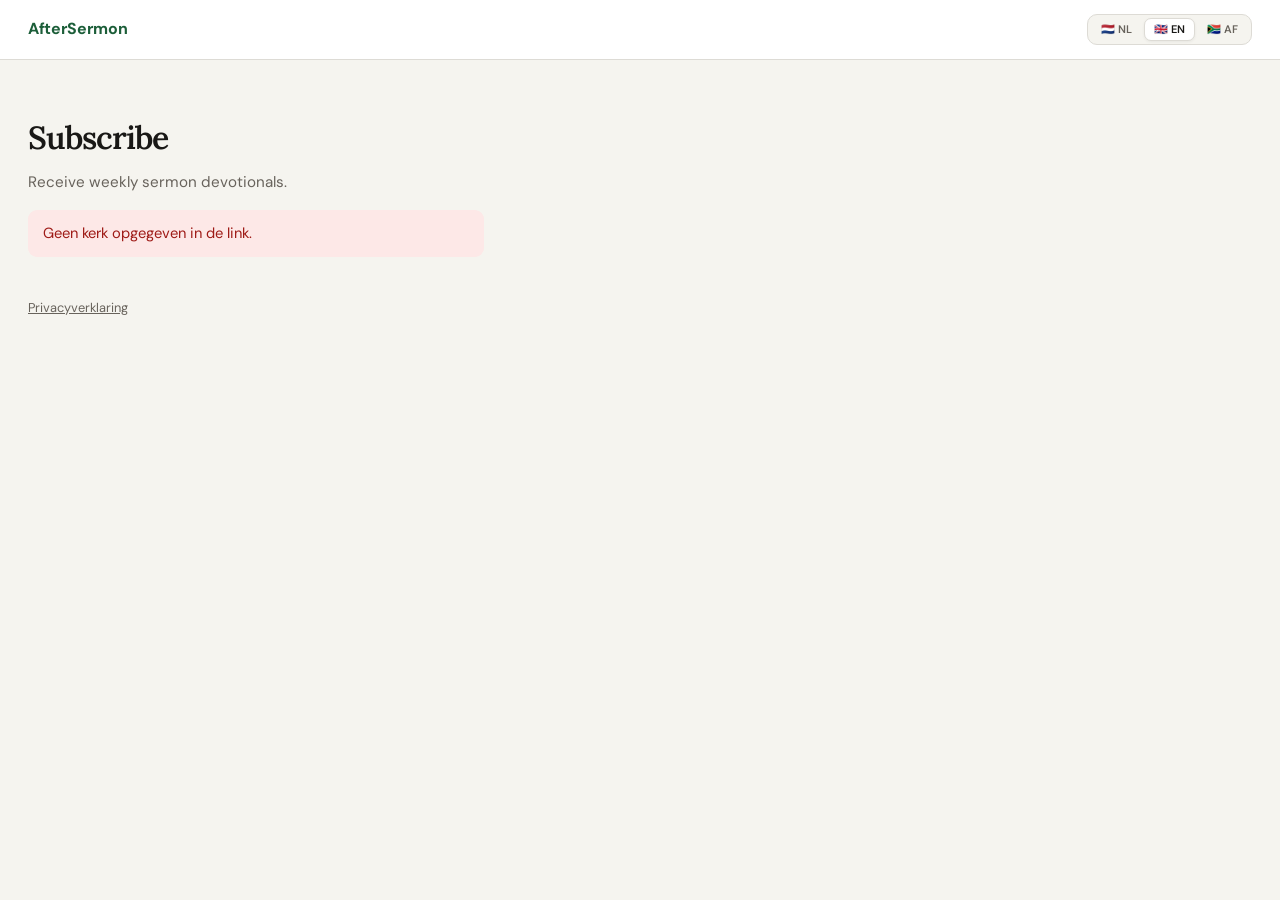
<file: static/inschrijven.html>
<!DOCTYPE html>
<html lang="nl">
<head>
<meta charset="utf-8">
<meta name="viewport" content="width=device-width, initial-scale=1">
<title>Aanmelden voor de overdenkingen</title>
<style>
  /* inschrijven.html — per-pagina stijlen; basis via dashboard.css */
  body { max-width: 32rem; margin: 0 auto; padding-top: 24px; }
  /* Geen vaste navbar nodig op de aanmeldpagina */
  body::before { display: none; }

  h1 { font-family: var(--font-serif); font-size: 1.55rem; color: var(--ink); margin: 0 0 .2rem; }
  .sub { color: var(--muted); margin-top: 0; font-size: .95rem; }

  .kaart { margin-top: 1rem; }
  .bedankt { text-align: center; padding: 2.5rem 1.5rem; }
  .bedankt-icoon {
    width: 3.5rem; height: 3.5rem; margin: 0 auto 1.1rem; border-radius: 50%;
    display: grid; place-items: center; background: var(--brand-soft); color: var(--brand);
    font-size: 1.7rem; font-weight: 800;
  }
  .bedankt h2 { font-family: var(--font-serif); font-size: 1.45rem; margin: .2rem 0 .65rem; }
  .bedankt p  { max-width: 30rem; margin: .35rem auto; color: var(--muted); }

  .uitvoer-groep { display: flex; flex-direction: column; gap: .45rem; margin: .35rem 0 .6rem; }
  .uitvoer-blok {
    border: 1.5px solid var(--line); border-radius: 10px; padding: .7rem 1rem;
    transition: border-color .15s, background .15s; cursor: pointer;
  }
  .uitvoer-blok:has(.uitvoer-chk:checked) { border-color: var(--brand); background: var(--brand-soft); }
  .uitvoer-optie {
    display: flex; align-items: flex-start; gap: .55rem; text-transform: none;
    letter-spacing: normal; font-size: .95rem; color: var(--ink); margin: 0; cursor: pointer;
  }
  .uitvoer-optie input { width: auto; flex: none; margin-top: .2rem; accent-color: var(--brand); border: none; padding: 0; box-shadow: none; }
  .uitvoer-naam  { display: block; font-weight: 600; }
  .uitvoer-omschr { display: block; font-size: .8rem; color: var(--muted); margin-top: .1rem; line-height: 1.4; }

  .dag-timing { margin: .55rem 0 .2rem .2rem; display: flex; flex-direction: column; gap: .4rem; }
  .dag-timing-rij { display: flex; align-items: center; gap: .5rem; }
  .dag-timing-rij select, .dag-timing-rij input { margin: 0; flex: 1; }
  .direct-info { font-size: .78rem; color: var(--muted); margin: .35rem 0 0 .2rem; line-height: 1.45; }
  .kerk-info { opacity: .75; }
</style>
<link rel="stylesheet" href="/static/dashboard.css">
<link rel="manifest" href="/static/manifest.json">
<meta name="apple-mobile-web-app-capable" content="yes">
<meta name="theme-color" content="#167455">
<link rel="apple-touch-icon" href="/static/icon.svg">
</head>
<body>
  <h1 id="titel">Aanmelden</h1>
  <p class="sub" id="onder">Ontvang de wekelijkse overdenkingen bij de preek.</p>
  <div id="melding"></div>
  <div id="inhoud"></div>
  <p style="margin-top:2.5rem;font-size:.8rem"><a href="/privacy" style="color:var(--grijs)">Privacyverklaring</a></p>
<script src="/static/ui-i18n.js"></script>
<script src="/static/push-client.js"></script>
<script>
const params = new URLSearchParams(location.search);
const kerkId = params.get('kerk');
const meldingEl = document.getElementById('melding');
const inhoud = document.getElementById('inhoud');
function toon(soort, tekst) { meldingEl.innerHTML = `<div class="melding ${soort}">${tekst}</div>`; }
const val = id => document.getElementById(id).value.trim();

async function fouttekst(r) { const d = await r.json().catch(()=>({})); return (typeof d.detail==='string'?d.detail:null) || 'Er ging iets mis.'; }

if (params.get('bevestig_mislukt')) toon('fout', 'Deze bevestigingslink is ongeldig of verlopen.');

if (!kerkId) {
  toon('fout', 'Geen kerk opgegeven in de link.');
} else {
  fetch('/api/kerk/' + kerkId).then(r => r.ok ? r.json() : Promise.reject())
    .then(k => {
      AfterSermonI18n.set(k.inschrijf_taal || 'auto');
      if (k.accentkleur) document.documentElement.style.setProperty('--brand', k.accentkleur);
      if (k.heeft_logo) {
        const logo = document.createElement('img');
        logo.src = '/logo/' + kerkId;
        logo.alt = k.naam || '';
        logo.style.cssText = 'max-height:72px;max-width:240px;display:block;margin:0 0 1rem';
        document.getElementById('titel').before(logo);
      }
      if (params.get('bevestigd')) toonBedankt(k);
      else if (k.inschrijving_open === false) {
        document.getElementById('titel').textContent = k.naam || 'AfterSermon';
        inhoud.innerHTML = '<div class="kaart"><p>' +
          AfterSermonI18n.text('De inschrijving voor deze kerk is op dit moment gesloten.') + '</p></div>';
      } else {
        document.getElementById('titel').textContent =
          AfterSermonI18n.text('Aanmelden') + ' — ' + k.naam;
        bouwFormulier(k);
      }
    })
    .catch(() => toon('fout', 'Deze kerk bestaat niet (controleer de link).'));
}

function toonBedankt(kerk) {
  meldingEl.innerHTML = '';
  document.getElementById('titel').textContent = 'AfterSermon';
  document.getElementById('onder').textContent = kerk.naam;
  inhoud.innerHTML = `
    <div class="kaart bedankt">
      <div class="bedankt-icoon" aria-hidden="true">✓</div>
      <h2>${AfterSermonI18n.text('Bedankt voor je aanmelding!')}</h2>
      <p>${AfterSermonI18n.text('Je e-mailadres is bevestigd. Vanaf nu ontvang je de overdenkingen van deze kerk volgens de gekozen frequentie.')}</p>
      <p>${AfterSermonI18n.text('We hopen dat ze je helpen om de boodschap van zondag mee te nemen in de week.')}</p>
    </div>`;

  const vt = params.get('vt');
  if (vt && window.AfterSermonPush) {
    const T = s => AfterSermonI18n.text(s);
    const kaart = document.createElement('div'); kaart.className = 'kaart';
    if (AfterSermonPush.iOSnietGeinstalleerd()) {
      kaart.innerHTML = `<h2>${T('Meldingen op je iPhone')}</h2>` +
        `<p class="sub">${T('Tik onderin op Deel en kies "Zet op beginscherm". Open AfterSermon daarna vanaf je beginscherm en zet meldingen aan.')}</p>`;
    } else {
      kaart.innerHTML = `<h2>${T('Meldingen aanzetten')}</h2>` +
        `<p class="sub">${T('Ontvang de overdenkingen als melding op dit apparaat.')}</p>`;
      const knop = document.createElement('button');
      knop.textContent = T('Meldingen aanzetten');
      knop.onclick = () => AfterSermonPush.aanzetten(vt, (soort, tekst) => {
        const m = document.createElement('div'); m.className = 'melding ' + soort;
        m.textContent = tekst; kaart.appendChild(m);
      });
      kaart.appendChild(knop);
    }
    inhoud.appendChild(kaart);
  }
}

const UITVOER_LABEL = {
  dagstukjes:        'Dagstukjes',
  preeksamenvatting: 'Samenvatting',
  nabespreking:      'Vragen voor groepen',
  preektranscript:   'Preektekst',
};

// Beschrijving per onderdeel (getoond onder de checkbox)
const UITVOER_OMSCHR = {
  dagstukjes:        'Zeven korte overdenkingen — één per dag, met Bijbeltekst en vragen.',
  preeksamenvatting: 'Samenvatting van 400–600 woorden met de lijn en boodschap van de preek.',
  nabespreking:      'Vragen om als huisgroep of gezin de preek verder te bespreken.',
  preektranscript:   'De volledige, opgeschoonde preektekst om rustig na te lezen.',
};

const DAGEN_KORT = ['ma','di','wo','do','vr','za','zo'];
const DAGEN_LANG = ['Maandag','Dinsdag','Woensdag','Donderdag','Vrijdag','Zaterdag','Zondag'];

function bouwFormulier(k) {
  const t = s => AfterSermonI18n.text(s);
  const beschikbaar = (k.uitvoer_beschikbaar || Object.keys(UITVOER_LABEL)).filter(x => UITVOER_LABEL[x]);

  // Build uitvoer checkboxes with inline timing for dagstukjes
  const uitvoerRijen = beschikbaar.map(x => {
    const isDag = x === 'dagstukjes';
    return `
      <div class="uitvoer-blok" id="blok-${x}">
        <label class="uitvoer-optie">
          <input type="checkbox" class="uitvoer-chk" value="${x}" checked
            ${isDag ? 'onchange="toggleDagstukjesTiming(this)"' : ''}>
          <span>
            <span class="uitvoer-naam">${t(UITVOER_LABEL[x])}</span>
            <span class="uitvoer-omschr">${t(UITVOER_OMSCHR[x])}</span>
          </span>
        </label>
        ${isDag ? dagstukjesTiming(t) : directInfo(t)}
      </div>`;
  }).join('');

  inhoud.innerHTML = `
    <div class="kaart">
      <label for="naam">${t('Naam')}</label><input id="naam">
      <label for="email">${t('E-mailadres *')}</label><input id="email" type="email" required>
      <label for="tel">${t('Telefoonnummer (optioneel)')}</label><input id="tel">
      <label for="ww">${t('Wachtwoord (optioneel)')}</label>
      <input id="ww" type="password" autocomplete="new-password" placeholder="${t('Minimaal 8 tekens — om later in te loggen')}">
      <p class="direct-info" style="margin-top:.25rem">${t('Met een wachtwoord kun je later inloggen op aftersermon.nl om je voorkeuren aan te passen.')}</p>
      <label style="margin-top:.8rem">${t('Wat wil je ontvangen?')}</label>
      <div class="uitvoer-groep">${uitvoerRijen}</div>
      <label for="dienst">${t('Welke dienst(en)?')}</label>
      <select id="dienst">
        <option value="beide">${t('Beide diensten')}</option>
        <option value="ochtend">${t('Alleen de ochtenddienst')}</option>
        <option value="avond">${t('Alleen de avonddienst')}</option>
      </select>
      <label for="kanaal">${t('Hoe wil je ontvangen?')}</label>
      <select id="kanaal">
        <option value="email">${t('Per e-mail')}</option>
        <option value="push">${t('Als melding op mijn telefoon of computer')}</option>
        <option value="beide">${t('Allebei')}</option>
      </select>
      <button id="knop">${t('Aanmelden')}</button>
    </div>`;

  document.getElementById('knop').onclick = async () => {
    if (!val('email')) { toon('fout', t('Vul je e-mailadres in.')); return; }
    const gekozen = [...document.querySelectorAll('.uitvoer-chk:checked')].map(c => c.value);
    if (!gekozen.length) { toon('fout', t('Kies minimaal één onderdeel.')); return; }

    // Frequentie voor dagstukjes
    const dagChk = document.querySelector('.uitvoer-chk[value=dagstukjes]');
    const freqEl = document.getElementById('dag-freq');
    const dagTijdEl = document.getElementById('dag-tijd');

    try {
      const wwVeld = document.getElementById('ww');
      const wachtwoord = wwVeld ? wwVeld.value.trim() : '';
      const r = await fetch('/api/inschrijven', {
        method: 'POST', headers: {'Content-Type': 'application/json'},
        body: JSON.stringify({
          kerk_id:         +kerkId,
          naam:            val('naam'),
          email:           val('email'),
          telefoon:        val('tel'),
          frequentie:      (dagChk?.checked && freqEl) ? freqEl.value : 'wekelijks',
          ontvang_dag:     +(document.getElementById('dag-dag')?.value ?? 6),
          dagstukjes_tijd: (dagChk?.checked && dagTijdEl) ? dagTijdEl.value : null,
          dienstvoorkeur:  val('dienst'),
          kanaal:          val('kanaal'),
          uitvoer_voorkeur: gekozen,
          wachtwoord:      wachtwoord || null,
        }),
      });
      if (!r.ok) throw new Error(await fouttekst(r));
      inhoud.innerHTML = '';
      toon('ok', t('Bijna klaar! We hebben je een bevestigingsmail gestuurd. Klik op de link daarin om je aanmelding af te ronden.'));
    } catch (f) { toon('fout', f.message); }
  };
}

function dagstukjesTiming(t) {
  // Gebruik integer-indices (0=ma..6=zo) zodat het backend ze direct kan opslaan.
  const dagOpties = DAGEN_LANG.map((d, i) =>
    `<option value="${i}">${d}</option>`).join('');
  return `
    <div class="dag-timing" id="dag-timing-blok">
      <div class="dag-timing-rij">
        <label style="margin:0;min-width:110px">${t('Hoe vaak?')}</label>
        <select id="dag-freq" onchange="toggleDagFreq(this)">
          <option value="dagelijks">${t('Dagelijks (één per dag)')}</option>
          <option value="wekelijks">${t('Wekelijks (alles ineens)')}</option>
        </select>
      </div>
      <div class="dag-timing-rij" id="dag-dag-rij" style="display:none">
        <label style="margin:0;min-width:110px">${t('Welke dag?')}</label>
        <select id="dag-dag">${dagOpties}</select>
      </div>
      <div class="dag-timing-rij">
        <label style="margin:0;min-width:110px">${t('Hoe laat?')}</label>
        <input type="time" id="dag-tijd" value="07:00" style="flex:1;margin:0">
      </div>
    </div>`;
}

function directInfo(t) {
  return `<p class="direct-info">${t('Wordt direct verstuurd zodra de verwerking klaar is.')
    } <span class="kerk-info">${t('Als jullie kerk de inhoud eerst controleert, kan dit wat langer duren.')}</span></p>`;
}

function toggleDagstukjesTiming(chk) {
  const blok = document.getElementById('dag-timing-blok');
  if (blok) blok.style.display = chk.checked ? '' : 'none';
}

function toggleDagFreq(sel) {
  const dagRij = document.getElementById('dag-dag-rij');
  if (dagRij) dagRij.style.display = sel.value === 'wekelijks' ? '' : 'none';
}
</script>
</body>
</html>
</file>
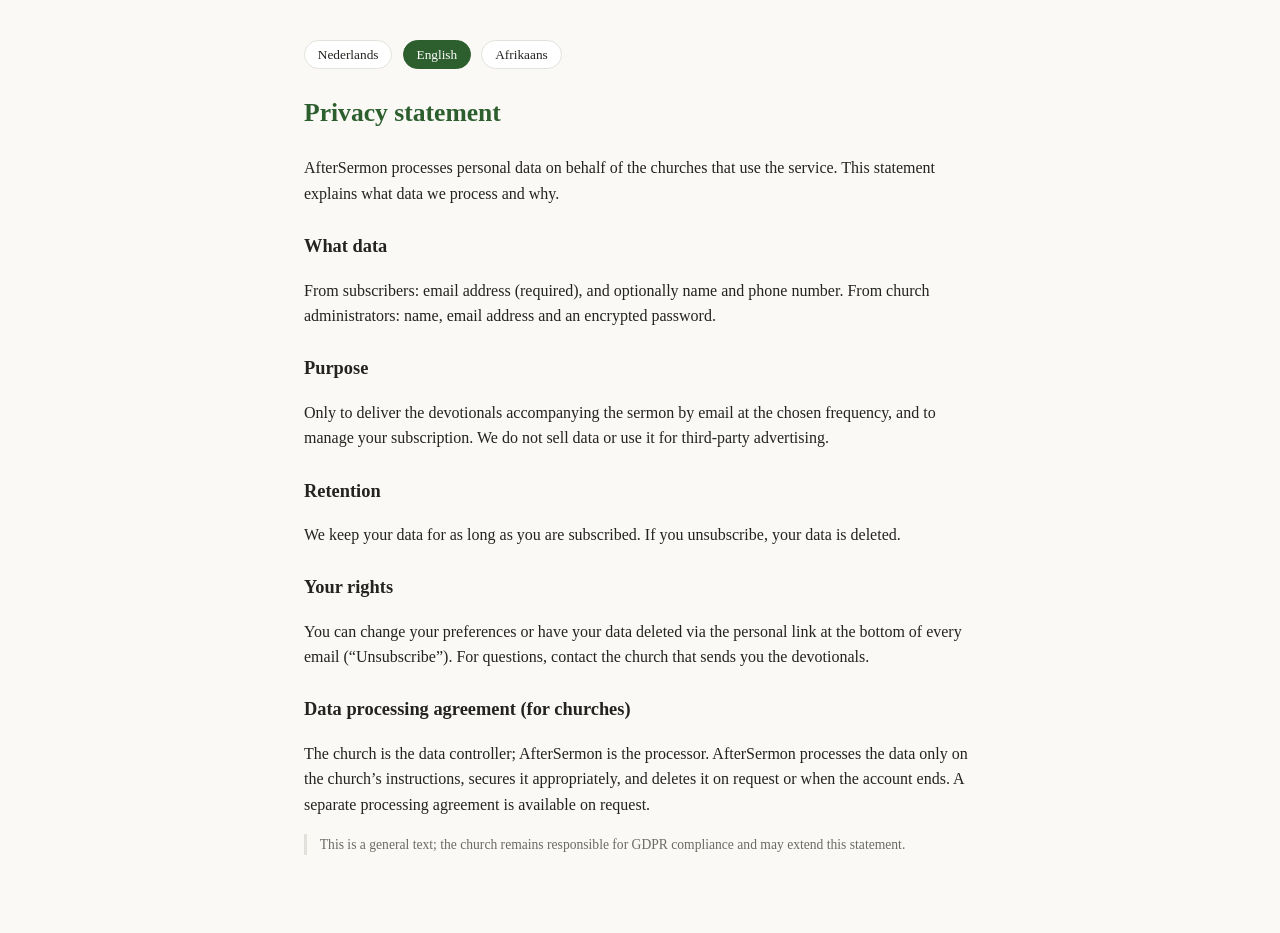
<file: static/privacy.html>
<!DOCTYPE html>
<html lang="nl">
<head>
<meta charset="utf-8">
<meta name="viewport" content="width=device-width, initial-scale=1">
<title>Privacy — AfterSermon</title>
<style>
  :root { --groen:#2c5f2d; --rand:#e2e2dd; --tekst:#23231f; --grijs:#6b6b64; --bg:#faf9f5; --kaart:#fff; }
  @media (prefers-color-scheme: dark) {
    :root { --groen:#7bb87c; --rand:#33332e; --tekst:#ecebe4; --grijs:#a5a59b; --bg:#17171a; --kaart:#1f1f22; }
  }
  body { font-family: Georgia, serif; max-width: 42rem; margin: 0 auto; padding: 2.5rem 1.25rem 4rem;
    background: var(--bg); color: var(--tekst); line-height: 1.6; }
  h1 { color: var(--groen); font-size: 1.6rem; }
  h2 { font-size: 1.15rem; margin-top: 1.6rem; }
  .talen { margin-bottom: 1.5rem; }
  .talen button { font-family: inherit; margin-right: .4rem; padding: .35rem .8rem; cursor: pointer;
    border: 1px solid var(--rand); border-radius: 1rem; background: var(--kaart); color: var(--tekst); }
  .talen button.actief { background: var(--groen); color: #fff; border-color: var(--groen); }
  .disclaimer { font-size: .85rem; color: var(--grijs); border-left: 3px solid var(--rand); padding-left: .8rem; }
  section { display: none; } section.actief { display: block; }
</style>
</head>
<body>
  <div class="talen">
    <button data-l="nl" class="actief">Nederlands</button>
    <button data-l="en">English</button>
    <button data-l="af">Afrikaans</button>
  </div>

  <section data-taal="nl" class="actief">
    <h1>Privacyverklaring</h1>
    <p>AfterSermon verwerkt persoonsgegevens namens kerken die de dienst gebruiken. Deze verklaring legt uit welke gegevens we verwerken en waarom.</p>
    <h2>Welke gegevens</h2>
    <p>Van inschrijvers: e-mailadres (verplicht), en optioneel naam en telefoonnummer. Van kerkbeheerders: naam, e-mailadres en een versleuteld wachtwoord.</p>
    <h2>Waarvoor</h2>
    <p>Uitsluitend om de overdenkingen bij de preek per e-mail te bezorgen volgens de gekozen frequentie, en om je aanmelding te beheren. We verkopen geen gegevens en gebruiken ze niet voor reclame van derden.</p>
    <h2>Bewaartermijn</h2>
    <p>We bewaren je gegevens zolang je bent ingeschreven. Meld je je af, dan worden je gegevens verwijderd.</p>
    <h2>Jouw rechten</h2>
    <p>Je kunt je voorkeuren wijzigen of je gegevens laten verwijderen via de persoonlijke link onder elke e-mail (knop “Afmelden”). Vragen kun je stellen aan de kerk die je de overdenkingen stuurt.</p>
    <h2>Verwerkersovereenkomst (voor kerken)</h2>
    <p>De kerk is verwerkingsverantwoordelijke; AfterSermon is verwerker. AfterSermon verwerkt de gegevens alleen in opdracht van de kerk, beveiligt ze passend, en verwijdert ze op verzoek of bij beëindiging van het account. Een aparte verwerkersovereenkomst is op aanvraag beschikbaar.</p>
    <p class="disclaimer">Dit is een algemene tekst; de kerk blijft zelf verantwoordelijk voor het naleven van de AVG en kan deze verklaring aanvullen.</p>
  </section>

  <section data-taal="en">
    <h1>Privacy statement</h1>
    <p>AfterSermon processes personal data on behalf of the churches that use the service. This statement explains what data we process and why.</p>
    <h2>What data</h2>
    <p>From subscribers: email address (required), and optionally name and phone number. From church administrators: name, email address and an encrypted password.</p>
    <h2>Purpose</h2>
    <p>Only to deliver the devotionals accompanying the sermon by email at the chosen frequency, and to manage your subscription. We do not sell data or use it for third-party advertising.</p>
    <h2>Retention</h2>
    <p>We keep your data for as long as you are subscribed. If you unsubscribe, your data is deleted.</p>
    <h2>Your rights</h2>
    <p>You can change your preferences or have your data deleted via the personal link at the bottom of every email (“Unsubscribe”). For questions, contact the church that sends you the devotionals.</p>
    <h2>Data processing agreement (for churches)</h2>
    <p>The church is the data controller; AfterSermon is the processor. AfterSermon processes the data only on the church’s instructions, secures it appropriately, and deletes it on request or when the account ends. A separate processing agreement is available on request.</p>
    <p class="disclaimer">This is a general text; the church remains responsible for GDPR compliance and may extend this statement.</p>
  </section>

  <section data-taal="af">
    <h1>Privaatheidsverklaring</h1>
    <p>AfterSermon verwerk persoonlike inligting namens die gemeentes wat die diens gebruik. Hierdie verklaring verduidelik watter inligting ons verwerk en waarom.</p>
    <h2>Watter inligting</h2>
    <p>Van intekenaars: e-posadres (verpligtend), en opsioneel naam en telefoonnommer. Van gemeentebestuurders: naam, e-posadres en ’n geïnkripteerde wagwoord.</p>
    <h2>Doel</h2>
    <p>Slegs om die oordenkings by die preek per e-pos te stuur volgens die gekose frekwensie, en om jou intekening te bestuur. Ons verkoop nie inligting nie en gebruik dit nie vir derdeparty-advertensies nie.</p>
    <h2>Bewaartydperk</h2>
    <p>Ons hou jou inligting solank jy ingeteken is. As jy uitteken, word jou inligting verwyder.</p>
    <h2>Jou regte</h2>
    <p>Jy kan jou voorkeure verander of jou inligting laat verwyder via die persoonlike skakel onderaan elke e-pos (“Teken uit”). Vir vrae, kontak die gemeente wat die oordenkings stuur.</p>
    <h2>Verwerkersooreenkoms (vir gemeentes)</h2>
    <p>Die gemeente is die verantwoordelike party; AfterSermon is die verwerker. AfterSermon verwerk die data slegs op die gemeente se opdrag, beveilig dit gepas, en verwyder dit op versoek of wanneer die rekening eindig.</p>
    <p class="disclaimer">Hierdie is ’n algemene teks; die gemeente bly self verantwoordelik vir nakoming van die toepaslike privaatheidswetgewing.</p>
  </section>

<script>
const knoppen = document.querySelectorAll('.talen button');
const secties = document.querySelectorAll('section');
function kies(l) {
  knoppen.forEach(b => b.classList.toggle('actief', b.dataset.l === l));
  secties.forEach(s => s.classList.toggle('actief', s.dataset.taal === l));
  document.documentElement.lang = l;
}
knoppen.forEach(b => b.onclick = () => kies(b.dataset.l));
const voork = new URLSearchParams(location.search).get('taal') || (navigator.language || 'nl').slice(0,2);
if (['nl','en','af'].includes(voork)) kies(voork);
</script>
</body>
</html>
</file>
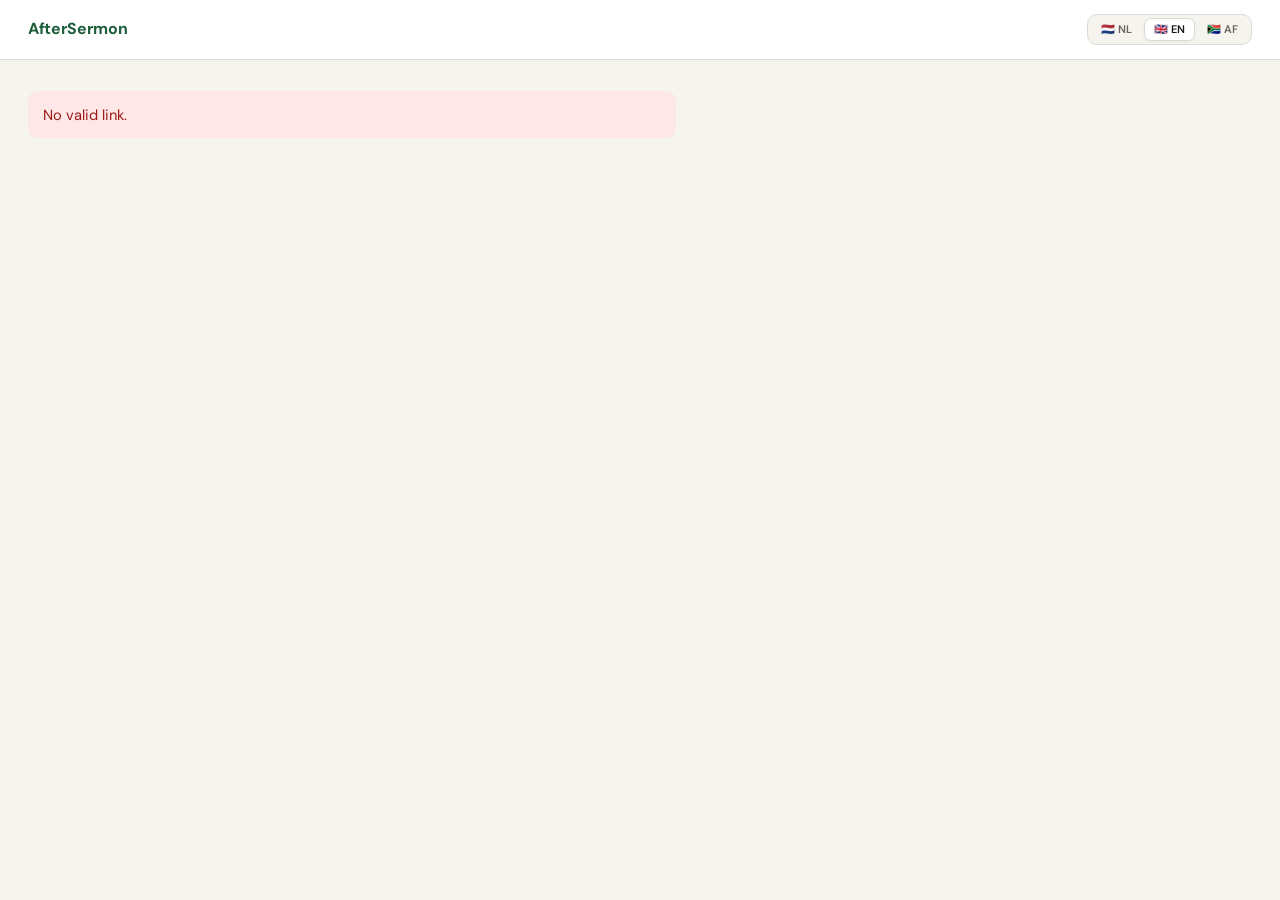
<file: static/uitzending.html>
<!DOCTYPE html>
<html lang="nl">
<head>
<meta charset="utf-8">
<meta name="viewport" content="width=device-width, initial-scale=1">
<title>Overdenking bekijken en goedkeuren</title>
<style>
  :root { --groen:#2c5f2d; --rand:#e2e2dd; --tekst:#23231f; --grijs:#6b6b64; --bg:#faf9f5; --kaart:#fff; }
  @media (prefers-color-scheme: dark) {
    :root { --groen:#7bb87c; --rand:#33332e; --tekst:#ecebe4; --grijs:#a5a59b; --bg:#17171a; --kaart:#1f1f22; }
  }
  * { box-sizing: border-box; }
  body { font-family: Georgia, serif; max-width: 44rem; margin: 0 auto; padding: 2rem 1.25rem 4rem;
    background: var(--bg); color: var(--tekst); line-height: 1.55; }
  h1 { font-size: 1.5rem; color: var(--groen); margin: 0 0 .2rem; }
  .sub { color: var(--grijs); margin-top: 0; }
  .label { font-size: .72rem; text-transform: uppercase; letter-spacing: .07em; color: var(--grijs);
    margin: .8rem 0 .15rem; font-family: system-ui, sans-serif; }
  input, textarea { width: 100%; box-sizing: border-box; font-family: inherit; font-size: 1rem;
    padding: .5rem .7rem; border: 1px solid var(--rand); border-radius: .45rem;
    background: var(--kaart); color: var(--tekst); line-height: 1.5; }
  textarea { resize: vertical; }
  .kaart { background: var(--kaart); border: 1px solid var(--rand); border-radius: .7rem;
    padding: 1.1rem 1.3rem; margin-bottom: 1rem; }
  .balk { position: sticky; top: 0; background: var(--bg); padding: .8rem 0; display: flex; gap: .6rem;
    flex-wrap: wrap; border-bottom: 1px solid var(--rand); margin-bottom: 1rem; z-index: 5; }
  button { font-family: inherit; font-size: 1rem; border: none; border-radius: .45rem; cursor: pointer;
    padding: .55rem 1.2rem; }
  .primair { background: var(--groen); color: #fff; }
  .grijs { background: var(--kaart); color: var(--tekst); border: 1px solid var(--rand); }
  .melding { padding: .7rem .9rem; border-radius: .45rem; margin-bottom: 1rem; }
  .ok { background: #e9f5ea; color: #1f6b25; } .fout { background: #fdecea; color: #b0201a; }
  @media (prefers-color-scheme: dark) { .ok { background:#1c2a1c; color:#9fd6a3; } .fout { background:#3a1c1a; color:#f0a9a3; } }
</style>
<link rel="stylesheet" href="/static/dashboard.css">
</head>
<body>
  <div id="melding"></div>
  <div id="inhoud"></div>
<script src="/static/ui-i18n.js"></script>
<script>
const token = new URLSearchParams(location.search).get('token');
const params = new URLSearchParams(location.search);
const meldingEl = document.getElementById('melding');
const inhoud = document.getElementById('inhoud');
function toon(soort, tekst) { meldingEl.innerHTML = tekst ? `<div class="melding ${soort}">${tekst}</div>` : ''; }
function el(tag, cls, tekst) { const e = document.createElement(tag); if (cls) e.className = cls; if (tekst != null) e.textContent = tekst; return e; }
async function fout(r) { const d = await r.json().catch(()=>({})); return (typeof d.detail==='string'?d.detail:null) || 'Er ging iets mis.'; }
const T = s => AfterSermonI18n.text(s);

if (params.get('goedgekeurd')) toon('ok', T('Goedgekeurd. De overdenkingen worden op de ingestelde tijden verstuurd.'));
if (params.get('fout')) toon('fout', T('Deze link is ongeldig of verlopen.'));

let refs = {};
if (!token) toon('fout', T('Geen geldige link.'));
else fetch('/api/uitzending/' + token).then(r => r.ok ? r.json() : Promise.reject(r))
  .then(u => { AfterSermonI18n.set(u.communicatie_taal || 'auto'); bouw(u); })
  .catch(() => toon('fout', T('Deze link is ongeldig of verlopen.')));

function bouwVerwerk(u) {
  inhoud.innerHTML = '';
  inhoud.appendChild(el('h1', null, u.titel));
  inhoud.appendChild(el('p', 'sub', T('Dienst van') + ' ' + u.datum));

  // Optie 1: via het kanaal (audio/ondertitels transcriberen).
  const k = el('div', 'kaart');
  k.appendChild(el('div', 'label', T('Optie 1 — via het kanaal')));
  k.appendChild(el('p', null, T('Laat de preek automatisch ophalen en transcriberen, en maak er een weekboekje van. Dat kan een paar minuten duren.')));
  const knop = el('button', 'primair', T('Verwerk deze preek'));
  knop.onclick = async () => {
    knop.disabled = true; knop.textContent = T('Bezig met verwerken…');
    toon('', '');
    try {
      const r = await fetch('/api/uitzending/verwerk', {method: 'POST',
        headers: {'Content-Type':'application/json'}, body: JSON.stringify({token})});
      if (!r.ok) throw new Error(await fout(r));
      const res = await r.json();
      bouw({...u, verwerkt: true, data: res.data, tekst: res.tekst});
    } catch (f) { toon('fout', f.message); knop.disabled = false; knop.textContent = T('Verwerk deze preek'); }
  };
  k.appendChild(knop);
  inhoud.appendChild(k);

  // Optie 2: eigen preektekst uploaden (geen audio nodig).
  const k2 = el('div', 'kaart');
  k2.appendChild(el('div', 'label', T('Optie 2 — je eigen preektekst of audio')));
  k2.appendChild(el('p', null, T('Heb je je preek als document (PDF, DOCX, TXT) of als audio (MP3)? Upload hem hier; daar wordt direct een weekboekje van gemaakt. Bij een document hoeft er niets beluisterd te worden; audio wordt eerst getranscribeerd en het bestand daarna direct verwijderd.')));
  const fileIn = el('input'); fileIn.type = 'file'; fileIn.accept = '.pdf,.docx,.txt,.mp3,.m4a,.wav,.ogg';
  k2.appendChild(fileIn);
  const upknop = el('button', 'grijs', T('Verwerk geüploade tekst'));
  upknop.onclick = async () => {
    const f = fileIn.files[0];
    if (!f) { toon('fout', T('Kies eerst een bestand.')); return; }
    upknop.disabled = true; upknop.textContent = T('Bezig met verwerken…'); toon('', '');
    try {
      const fd = new FormData(); fd.append('token', token); fd.append('file', f);
      const r = await fetch('/api/uitzending/upload', {method: 'POST', body: fd});
      if (!r.ok) throw new Error(await fout(r));
      const res = await r.json();
      bouw({...u, verwerkt: true, data: res.data, tekst: res.tekst});
    } catch (f2) { toon('fout', f2.message); upknop.disabled = false; upknop.textContent = T('Verwerk geüploade tekst'); }
  };
  k2.appendChild(el('br')); k2.appendChild(upknop);
  inhoud.appendChild(k2);
}

function veld(label, waarde, multiline, rows) {
  const w = el('div'); w.appendChild(el('div', 'label', label));
  const i = document.createElement(multiline ? 'textarea' : 'input');
  i.value = waarde || ''; if (multiline) i.rows = rows || 3;
  w.appendChild(i); return {w, i};
}

function bouw(u) {
  if (!u.verwerkt) { bouwVerwerk(u); return; }
  const d = u.data || {}; const L = d._labels || {};
  inhoud.innerHTML = '';

  const balk = el('div', 'balk');
  const opslaan = el('button', 'grijs', T('Wijzigingen opslaan'));
  const test = el('button', 'grijs', T('Stuur test naar mezelf'));
  const keur = el('button', 'primair', u.goedgekeurd ? T('Opnieuw versturen goedkeuren') : T('Goedkeuren & versturen'));
  test.onclick = async () => {
    test.disabled = true; test.textContent = T('Versturen…');
    try {
      const r = await fetch('/api/uitzending/test', {method: 'POST',
        headers: {'Content-Type':'application/json'}, body: JSON.stringify({token})});
      if (!r.ok) throw new Error(await fout(r));
      const d = await r.json();
      toon('ok', T('Testmail verstuurd naar') + ' ' + d.naar + '.');
    } catch (f) { toon('fout', f.message); }
    test.disabled = false; test.textContent = T('Stuur test naar mezelf');
  };
  balk.append(opslaan, test, keur);
  if (u.goedgekeurd) {
    const concept = el('button', 'grijs', T('Terug naar concept'));
    concept.onclick = async () => {
      const r = await fetch('/api/uitzending/concept', {method:'POST',
        headers:{'Content-Type':'application/json'}, body: JSON.stringify({token})});
      if (r.ok) { u.goedgekeurd = false; u.goedgekeurd_op = null; bouw(u); toon('ok','Teruggezet naar concept.'); }
    };
    balk.appendChild(concept);
  }
  inhoud.appendChild(balk);

  let status = u.goedgekeurd ? ' · goedgekeurd' : ' · nog niet goedgekeurd';
  if (u.goedgekeurd && u.goedgekeurd_op) status += ' op ' + u.goedgekeurd_op.slice(0,10)
    + (u.goedgekeurd_door ? ' door ' + u.goedgekeurd_door : '');
  inhoud.appendChild(el('h1', null, u.titel));
  inhoud.appendChild(el('p', 'sub', 'Dienst van ' + u.datum + status));

  const kop = el('div', 'kaart');
  const fTitel = veld('Titel', d.titel); kop.appendChild(fTitel.w);
  const fBg = veld(L.bijbelgedeelte || 'Bijbelgedeelte', d.bijbelgedeelte); kop.appendChild(fBg.w);
  const fVg = veld(L.voorganger || 'Voorganger', d.voorganger); kop.appendChild(fVg.w);
  const fSam = veld(L.samenvatting || 'Samenvatting', d.samenvatting, true, 5); kop.appendChild(fSam.w);
  inhoud.appendChild(kop);
  refs = {titel: fTitel.i, bijbelgedeelte: fBg.i, voorganger: fVg.i, samenvatting: fSam.i, dagen: []};

  (d.dagen || []).forEach((dag, idx) => {
    const k = el('div', 'kaart');
    k.appendChild(el('div', 'label', (L.dag || 'Dag') + ' ' + (idx + 1)));
    const t = veld('Titel', dag.titel);
    const bt = veld(L.bijbeltekst || 'Bijbeltekst', dag.bijbeltekst);
    const g = veld(L.gedachte || 'Gedachte', dag.gedachte, true, 4);
    const vv = veld(L.vraag || 'Vraag', dag.vraag_volwassenen, true, 2);
    const vk = veld(L.vraag_kinderen || 'Vraag voor kinderen', dag.vraag_kinderen, true, 2);
    [t, bt, g, vv, vk].forEach(x => k.appendChild(x.w));
    const herknop = el('button', 'grijs', T('Herschrijf deze dag'));
    herknop.type = 'button';
    herknop.onclick = async () => {
      herknop.disabled = true; const orig = herknop.textContent; herknop.textContent = T('Bezig…');
      toon('', '');
      try {
        const r = await fetch('/api/uitzending/hergenereer-dag', {method: 'POST',
          headers: {'Content-Type': 'application/json'}, body: JSON.stringify({token, dag: idx})});
        if (!r.ok) throw new Error(await fout(r));
        const res = await r.json();
        const nd = (res.data.dagen || [])[idx] || {};
        const ref = refs.dagen[idx];
        ref.titel.value = nd.titel || ''; ref.bijbeltekst.value = nd.bijbeltekst || '';
        ref.gedachte.value = nd.gedachte || ''; ref.vraag_volwassenen.value = nd.vraag_volwassenen || '';
        ref.vraag_kinderen.value = nd.vraag_kinderen || '';
        toon('ok', T('Deze dag is opnieuw geschreven.'));
      } catch (f) { toon('fout', f.message); }
      finally { herknop.disabled = false; herknop.textContent = orig; }
    };
    k.appendChild(herknop);
    inhoud.appendChild(k);
    refs.dagen.push({titel: t.i, bijbeltekst: bt.i, gedachte: g.i, vraag_volwassenen: vv.i, vraag_kinderen: vk.i});
  });

  // Vragen voor nabespreking (hoofd/hart/handen)
  refs.nabespreking = null;
  if ((d.uitvoer_typen || []).includes('nabespreking') || d.nabespreking) {
    const nk = el('div', 'kaart');
    nk.appendChild(el('div', 'label', L.nabespreking || 'Vragen voor nabespreking'));
    const houder = el('div');
    const genknop = el('button', 'grijs',
      d.nabespreking ? T('Vernieuw nabespreekvragen') : T('Genereer nabespreekvragen'));
    genknop.type = 'button';
    const catLabels = {hoofd: L.hoofd || 'Hoofd', hart: L.hart || 'Hart', handen: L.handen || 'Handen'};
    function toonNabespreking(nb) {
      houder.innerHTML = '';
      refs.nabespreking = {hoofd: [], hart: [], handen: []};
      ['hoofd', 'hart', 'handen'].forEach(cat => {
        houder.appendChild(el('div', 'label', catLabels[cat]));
        (nb[cat] || []).forEach((v, i) => {
          const f = veld(String(i + 1), v, true, 2);
          houder.appendChild(f.w);
          refs.nabespreking[cat].push(f.i);
        });
      });
    }
    if (d.nabespreking) toonNabespreking(d.nabespreking);
    genknop.onclick = async () => {
      genknop.disabled = true; const orig = genknop.textContent; genknop.textContent = T('Bezig…'); toon('', '');
      try {
        const r = await fetch('/api/uitzending/nabespreking', {method: 'POST',
          headers: {'Content-Type': 'application/json'}, body: JSON.stringify({token})});
        if (!r.ok) throw new Error(await fout(r));
        const res = await r.json();
        toonNabespreking(res.data.nabespreking || {});
        genknop.textContent = T('Vernieuw nabespreekvragen');
        toon('ok', T('Nabespreekvragen gemaakt.'));
      } catch (f) { toon('fout', f.message); genknop.textContent = orig; }
      finally { genknop.disabled = false; }
    };
    nk.appendChild(genknop); nk.appendChild(houder);
    inhoud.appendChild(nk);
  }

  // Preektranscript
  refs.preektranscript = null;
  if ((d.uitvoer_typen || []).includes('preektranscript') || d.preektranscript) {
    const tk = el('div', 'kaart');
    const tf = veld(L.transcript || 'Preektranscript', d.preektranscript || '', true, 12);
    tk.appendChild(tf.w); inhoud.appendChild(tk); refs.preektranscript = tf.i;
  }

  if (d.liturgie) {
    const k = el('div', 'kaart');
    const lit = veld(L.liturgie || 'Liturgie', d.liturgie, true, 8);
    k.appendChild(lit.w); inhoud.appendChild(k); refs.liturgie = lit.i;
  }

  opslaan.onclick = async () => {
    opslaan.disabled = true; opslaan.textContent = 'Opslaan…';
    try {
      const velden = {titel: refs.titel.value, bijbelgedeelte: refs.bijbelgedeelte.value,
        voorganger: refs.voorganger.value, samenvatting: refs.samenvatting.value,
        dagen: refs.dagen.map(r => ({titel: r.titel.value, bijbeltekst: r.bijbeltekst.value,
          gedachte: r.gedachte.value, vraag_volwassenen: r.vraag_volwassenen.value,
          vraag_kinderen: r.vraag_kinderen.value}))};
      if (refs.liturgie) velden.liturgie = refs.liturgie.value;
      if (refs.preektranscript) velden.preektranscript = refs.preektranscript.value;
      if (refs.nabespreking) velden.nabespreking = {
        hoofd: refs.nabespreking.hoofd.map(i => i.value),
        hart: refs.nabespreking.hart.map(i => i.value),
        handen: refs.nabespreking.handen.map(i => i.value)};
      const r = await fetch('/api/uitzending/bewerk', {method: 'POST', headers: {'Content-Type':'application/json'},
        body: JSON.stringify({token, velden})});
      if (!r.ok) throw new Error(await fout(r));
      toon('ok', 'Wijzigingen opgeslagen.');
    } catch (f) { toon('fout', f.message); }
    opslaan.disabled = false; opslaan.textContent = 'Wijzigingen opslaan';
  };
  keur.onclick = async () => {
    if (!confirm('Goedkeuren? De overdenkingen worden dan op de ingestelde tijden naar de inschrijvers verstuurd.')) return;
    keur.disabled = true; keur.textContent = 'Bezig…';
    try {
      const r = await fetch('/api/uitzending/goedkeuren', {method: 'POST', headers: {'Content-Type':'application/json'},
        body: JSON.stringify({token})});
      if (!r.ok) throw new Error(await fout(r));
      toon('ok', 'Goedgekeurd. De overdenkingen worden op de ingestelde tijden verstuurd.');
      window.scrollTo(0, 0);
    } catch (f) { toon('fout', f.message); keur.disabled = false; keur.textContent = 'Goedkeuren & versturen'; }
  };
}
</script>
</body>
</html>
</file>
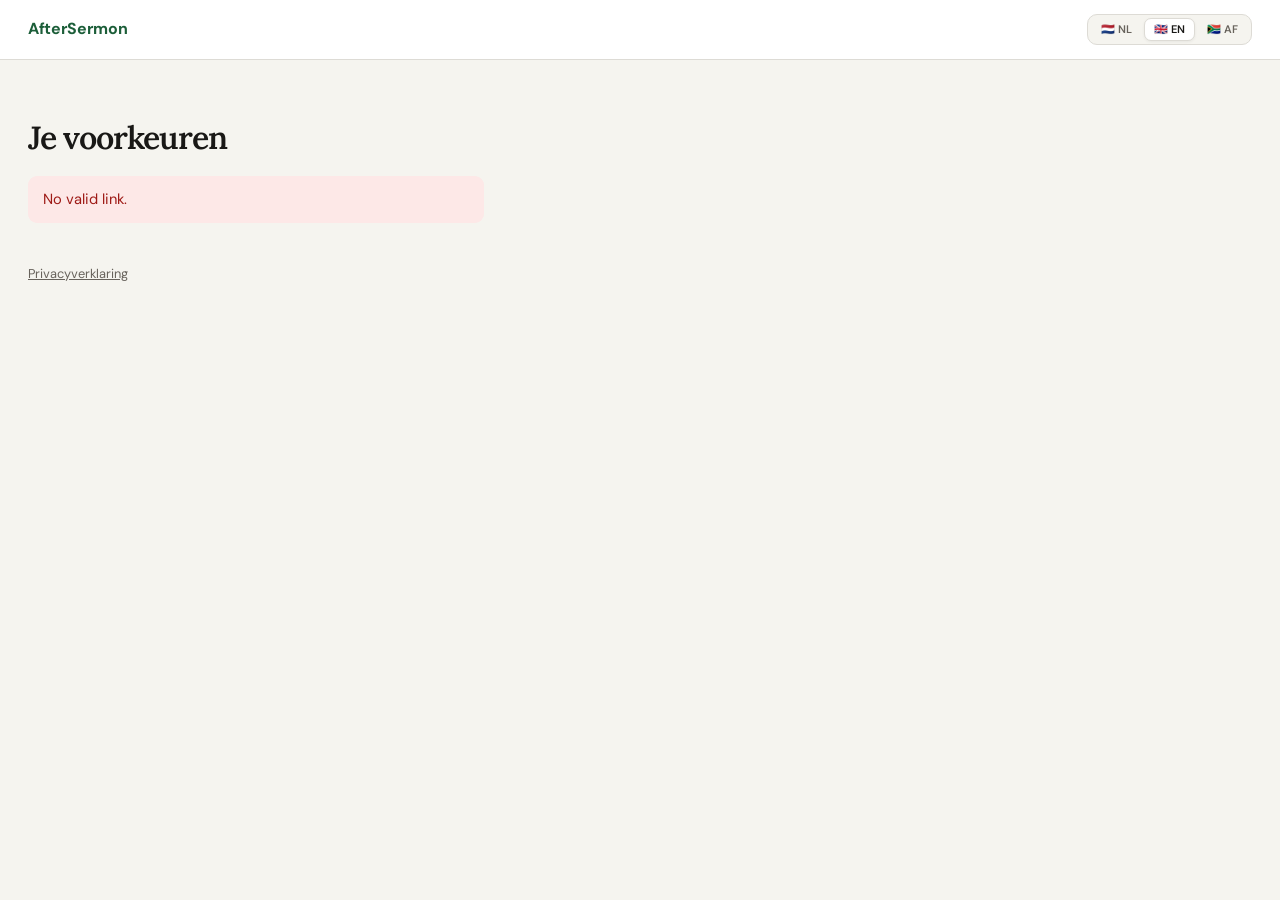
<file: static/voorkeuren.html>
<!DOCTYPE html>
<html lang="nl">
<head>
<meta charset="utf-8">
<meta name="viewport" content="width=device-width, initial-scale=1">
<title>Voorkeuren</title>
<style>
  :root { --groen:#2c5f2d; --rand:#e2e2dd; --tekst:#23231f; --grijs:#6b6b64; --bg:#faf9f5; --kaart:#fff; }
  @media (prefers-color-scheme: dark) {
    :root { --groen:#7bb87c; --rand:#33332e; --tekst:#ecebe4; --grijs:#a5a59b; --bg:#17171a; --kaart:#1f1f22; }
  }
  * { box-sizing: border-box; }
  body { font-family: Georgia, serif; max-width: 32rem; margin: 0 auto; padding: 2.5rem 1.25rem;
    background: var(--bg); color: var(--tekst); line-height: 1.6; }
  h1 { font-size: 1.5rem; color: var(--groen); margin: 0 0 1rem; }
  label { display: block; font-size: .8rem; color: var(--grijs); margin: .8rem 0 .15rem;
    text-transform: uppercase; letter-spacing: .05em; font-family: system-ui, sans-serif; }
  input, select { width: 100%; padding: .55rem .7rem; font-size: 1rem; font-family: inherit;
    border: 1px solid var(--rand); border-radius: .45rem; background: var(--kaart); color: var(--tekst); }
  button { margin-top: 1.2rem; padding: .6rem 1.3rem; font-size: 1rem; font-family: inherit;
    border: none; border-radius: .45rem; background: var(--groen); color: #fff; cursor: pointer; }
  button.afmeld { background: none; color: #b0201a; text-decoration: underline; padding: 0; margin-left: 1rem; }
  .kaart { background: var(--kaart); border: 1px solid var(--rand); border-radius: .7rem; padding: 1.4rem; }
  .melding { padding: .7rem .9rem; border-radius: .45rem; margin-bottom: 1rem; }
  .ok { background: #e9f5ea; color: #1f6b25; } .fout { background: #fdecea; color: #b0201a; }
  @media (prefers-color-scheme: dark) { .ok { background:#1c2a1c; color:#9fd6a3; } .fout { background:#3a1c1a; color:#f0a9a3; } }
  .uitvoer-groep { display:flex; flex-direction:column; gap:.35rem; margin:.2rem 0 .4rem; }
  .uitvoer-optie { display:flex; align-items:center; gap:.5rem; text-transform:none; letter-spacing:normal;
    font-size:.95rem; color:var(--tekst); margin:0; }
  .uitvoer-optie input { width:auto; }
</style>
<link rel="stylesheet" href="/static/dashboard.css">
</head>
<body>
  <h1>Je voorkeuren</h1>
  <div id="melding"></div>
  <div id="inhoud"></div>
  <p style="margin-top:2.5rem;font-size:.8rem"><a href="/privacy" style="color:var(--grijs)">Privacyverklaring</a></p>
<script src="/static/ui-i18n.js"></script>
<script>
const token = new URLSearchParams(location.search).get('token');
const afmeldModus = location.pathname.includes('afmelden');
const meldingEl = document.getElementById('melding');
const inhoud = document.getElementById('inhoud');
const val = id => document.getElementById(id).value.trim();
function toon(soort, tekst) { meldingEl.innerHTML = `<div class="melding ${soort}">${tekst}</div>`; }
async function fouttekst(r) { const d = await r.json().catch(()=>({})); return (typeof d.detail==='string'?d.detail:null) || 'Er ging iets mis.'; }

const DAGEN = ['maandag','dinsdag','woensdag','donderdag','vrijdag','zaterdag','zondag'];

if (!token) { toon('fout', 'Geen geldige link.'); }
else {
  fetch('/api/voorkeuren/' + token).then(r => r.ok ? r.json() : Promise.reject())
    .then(bouw).catch(() => toon('fout', 'Deze link is ongeldig of verlopen.'));
}

const UITVOER_LABEL = {dagstukjes: 'Dagstukjes', preeksamenvatting: 'Samenvatting',
  nabespreking: 'Vragen voor groepen', preektranscript: 'Preektekst'};

function uitvoerHTML(s) {
  const t = x => AfterSermonI18n.text(x);
  const beschikbaar = (s.uitvoer_beschikbaar || []).filter(x => UITVOER_LABEL[x]);
  if (beschikbaar.length < 2) return '';
  const gekozen = (s.uitvoer_voorkeur && s.uitvoer_voorkeur.length) ? s.uitvoer_voorkeur : beschikbaar;
  const rijen = beschikbaar.map(x =>
    `<label class="uitvoer-optie"><input type="checkbox" class="uitvoer-chk" value="${x}"${gekozen.indexOf(x) >= 0 ? ' checked' : ''}> ${t(UITVOER_LABEL[x])}</label>`
  ).join('');
  return `<label>${t('Wat wil je ontvangen?')}</label><div class="uitvoer-groep">${rijen}</div>`;
}

function bouw(s) {
  AfterSermonI18n.set(s.communicatie_taal || 'auto');
  if (s.accentkleur) document.documentElement.style.setProperty('--groen', s.accentkleur);
  if (afmeldModus) toon('', '');
  const t = x => AfterSermonI18n.text(x);
  inhoud.innerHTML = `
    <div class="kaart">
      <label>${t('Naam')}</label><input id="naam" value="${s.naam || ''}">
      <label>${t('Telefoonnummer (optioneel)')}</label><input id="tel" value="${s.telefoon || ''}">
      <label>${t('Hoe vaak wil je ontvangen?')}</label>
      <select id="freq">
        <option value="wekelijks">${t('Eén keer per week (hele weekboekje ineens)')}</option>
        <option value="dagelijks">${t('Dagelijks (één overdenking per dag)')}</option>
      </select>
      <label>${t('Welke dienst(en) wil je ontvangen?')}</label>
      <select id="dienst">
        <option value="beide">${t('Beide diensten')}</option>
        <option value="ochtend">${t('Alleen de ochtenddienst')}</option>
        <option value="avond">${t('Alleen de avonddienst')}</option>
      </select>
      ${uitvoerHTML(s)}
      <div>
        <button id="opslaan">${t('Opslaan')}</button>
        <button class="afmeld" id="afmeld">${t('Afmelden')}</button>
      </div>
      <hr style="border:none;border-top:1px solid var(--rand);margin:1.2rem 0">
      <button id="pushbtn" type="button">${t('Meldingen op dit apparaat aanzetten')}</button>
      <p id="pushstatus" class="sub" style="margin:.5rem 0 0"></p>
      <p style="margin-top:1.1rem;font-size:.85rem"><a id="downloaddata" href="#">${t('Download mijn gegevens')}</a></p>
    </div>`;
  document.getElementById('freq').value = s.frequentie || 'wekelijks';
  document.getElementById('dienst').value = s.dienstvoorkeur || 'beide';
  document.getElementById('pushbtn').onclick = () => zetMeldingenAan();

  const dl = document.getElementById('downloaddata');
  const mijn = {naam: s.naam || '', email: s.email || '', telefoon: s.telefoon || '',
    frequentie: s.frequentie || 'wekelijks', dienstvoorkeur: s.dienstvoorkeur || 'beide'};
  dl.href = 'data:application/json;charset=utf-8,' + encodeURIComponent(JSON.stringify(mijn, null, 2));
  dl.setAttribute('download', 'mijn-gegevens.json');

  document.getElementById('opslaan').onclick = async () => {
    try {
      const r = await fetch('/api/voorkeuren', {
        method: 'POST', headers: {'Content-Type':'application/json'},
        body: JSON.stringify({token, naam: val('naam'), telefoon: val('tel'),
          frequentie: val('freq'), dienstvoorkeur: val('dienst'),
          uitvoer_voorkeur: [...document.querySelectorAll('.uitvoer-chk:checked')].map(c => c.value)})
      });
      if (!r.ok) throw new Error(await fouttekst(r));
      toon('ok', t('Je voorkeuren zijn opgeslagen.'));
    } catch (f) { toon('fout', f.message); }
  };
  document.getElementById('afmeld').onclick = async () => {
    if (!confirm('Weet je zeker dat je je wilt afmelden? Je ontvangt dan geen overdenkingen meer.')) return;
    try {
      const r = await fetch('/api/afmelden', {
        method: 'POST', headers: {'Content-Type':'application/json'}, body: JSON.stringify({token})
      });
      if (!r.ok) throw new Error(await fouttekst(r));
      inhoud.innerHTML = '';
      toon('ok', 'Je bent afgemeld. Jammer dat je gaat — je kunt je altijd opnieuw aanmelden.');
    } catch (f) { toon('fout', f.message); }
  };
}

function _b64ToUint8(base64) {
  const pad = '='.repeat((4 - base64.length % 4) % 4);
  const b64 = (base64 + pad).replace(/-/g, '+').replace(/_/g, '/');
  const raw = atob(b64); const arr = new Uint8Array(raw.length);
  for (let i = 0; i < raw.length; i++) arr[i] = raw.charCodeAt(i);
  return arr;
}

async function zetMeldingenAan() {
  const T = s => AfterSermonI18n.text(s);
  const st = document.getElementById('pushstatus');
  if (!('serviceWorker' in navigator) || !('PushManager' in window)) {
    st.textContent = T('Dit apparaat/deze browser ondersteunt geen meldingen.'); return;
  }
  try {
    const info = await fetch('/api/push/publickey').then(r => r.json());
    if (!info.beschikbaar || !info.key) { st.textContent = T('Meldingen zijn nog niet beschikbaar.'); return; }
    const perm = await Notification.requestPermission();
    if (perm !== 'granted') { st.textContent = T('Je hebt meldingen niet toegestaan.'); return; }
    const reg = await navigator.serviceWorker.register('/static/sw.js');
    await navigator.serviceWorker.ready;
    const sub = await reg.pushManager.subscribe({
      userVisibleOnly: true, applicationServerKey: _b64ToUint8(info.key)
    });
    const r = await fetch('/api/push/abonneer', {
      method: 'POST', headers: {'Content-Type': 'application/json'},
      body: JSON.stringify({token, abonnement: sub})
    });
    if (!r.ok) throw new Error(await fouttekst(r));
    await fetch('/api/push/test', {
      method: 'POST', headers: {'Content-Type': 'application/json'}, body: JSON.stringify({token})
    });
    st.textContent = T('Meldingen staan aan — je hebt een testmelding ontvangen.');
  } catch (e) { st.textContent = T('Meldingen aanzetten mislukte:') + ' ' + e.message; }
}
</script>
</body>
</html>
</file>
<file: static/dashboard.css>
/* ══════════════════════════════════════════════════════════════════════════════
   AfterSermon — gedeelde stijlen
   Geladen door alle paginatypes. Houd klasse-namen stabiel.
══════════════════════════════════════════════════════════════════════════════ */

@import url('https://fonts.googleapis.com/css2?family=Lora:ital,wght@0,400;0,600;1,400&family=DM+Sans:opsz,wght@9..40,400;9..40,500;9..40,600;9..40,700&display=swap');

/* ── Design tokens (licht) ──────────────────────────────────────────────── */
:root {
  /* Merk */
  --brand:      #1c5e39;
  --brand-2:    #155432;
  --brand-soft: #eaf4ee;

  /* Grond */
  --bg:      #f5f4ef;
  --surface: #ffffff;

  /* Randen */
  --line: #dddbd5;

  /* Tekst */
  --ink:   #191816;
  --muted: #68635c;

  /* Semantisch */
  --ok-bg:   #e6f4e9; --ok-fg:   #1a5926;
  --warn-bg: #fef4e2; --warn-fg: #7a4d00;
  --err-bg:  #fde8e7; --err-fg:  #9e1a16;

  /* Typografie */
  --font-serif: 'Lora', Georgia, 'Times New Roman', serif;
  --font-sans:  'DM Sans', system-ui, -apple-system, sans-serif;

  /* Geometrie */
  --r:  9px;
  --r2: 14px;

  /* Backward-compat aliassen — oud code blijft werken */
  --groen: var(--brand);
  --rand:  var(--line);
  --tekst: var(--ink);
  --grijs: var(--muted);
  --kaart: var(--surface);
  --soft:  var(--brand-soft);
}

/* ── Donkere modus ─────────────────────────────────────────────────────── */
@media (prefers-color-scheme: dark) {
  :root:not([data-theme="light"]) {
    --brand:      #52b87a;
    --brand-2:    #45a56c;
    --brand-soft: #192c22;
    --bg:      #111310;
    --surface: #1b1e1a;
    --line:    #2b2f2c;
    --ink:     #e4e3de;
    --muted:   #8e8c84;
    --ok-bg:   #162a1a; --ok-fg:   #7ad48a;
    --warn-bg: #251a09; --warn-fg: #f0b060;
    --err-bg:  #2a1212; --err-fg:  #f09898;
  }
}
:root[data-theme="dark"] {
  --brand:      #52b87a;
  --brand-2:    #45a56c;
  --brand-soft: #192c22;
  --bg:      #111310;
  --surface: #1b1e1a;
  --line:    #2b2f2c;
  --ink:     #e4e3de;
  --muted:   #8e8c84;
  --ok-bg:   #162a1a; --ok-fg:   #7ad48a;
  --warn-bg: #251a09; --warn-fg: #f0b060;
  --err-bg:  #2a1212; --err-fg:  #f09898;
}

/* ── Basis reset ───────────────────────────────────────────────────────── */
*, *::before, *::after { box-sizing: border-box; }

/* ── Body ──────────────────────────────────────────────────────────────── */
body {
  font-family:  var(--font-sans);
  background:   var(--bg);
  color:        var(--ink);
  line-height:  1.65;
  padding:      80px 28px 64px;   /* 80px = hoogte navbar + buffer */
  margin:       0;
}

/* ── Navbar via pseudo-element ─────────────────────────────────────────── */
body::before {
  content: "AfterSermon";
  position: fixed;
  left: 0; right: 0; top: 0;
  height: 60px;
  display: flex;
  align-items: center;
  padding: 0 28px;
  background: var(--surface);
  border-bottom: 1px solid var(--line);
  font-family:  var(--font-sans);
  font-weight:  700;
  font-size:    1rem;
  letter-spacing: -.02em;
  color: var(--brand);
  z-index: 100;
}

/* ── Typografie ────────────────────────────────────────────────────────── */
h1 {
  font-family: var(--font-serif);
  font-size:   2rem;
  font-weight: 600;
  letter-spacing: -.03em;
  text-wrap:   balance;
  color:       var(--ink);
  margin:      32px 0 .3rem;
}
h2 {
  font-family: var(--font-serif);
  font-size:   1.2rem;
  font-weight: 600;
  letter-spacing: -.01em;
  color:       var(--ink);
  margin:      0 0 .4rem;
}
.sub   { color: var(--muted); margin-top: 0; }
.eyebrow {
  font-family:  var(--font-sans);
  text-transform: uppercase;
  letter-spacing: .1em;
  color:  var(--brand);
  font-size: .72rem;
  font-weight: 700;
}

/* ── Labels ────────────────────────────────────────────────────────────── */
label {
  display:        block;
  font-family:    var(--font-sans);
  font-size:      .78rem;
  font-weight:    600;
  color:          var(--muted);
  text-transform: uppercase;
  letter-spacing: .05em;
  margin:         .9rem 0 .2rem;
}
label:first-child { margin-top: 0; }

/* ── Inputs & selects ──────────────────────────────────────────────────── */
input,
select,
textarea {
  width:        100%;
  padding:      .62rem .8rem;
  font-size:    .95rem;
  font-family:  var(--font-sans);
  border:       1px solid var(--line);
  border-radius: var(--r);
  background:   var(--surface);
  color:        var(--ink);
  transition:   border-color .15s, box-shadow .15s;
}
input:focus,
select:focus,
textarea:focus {
  outline:      none;
  border-color: var(--brand);
  box-shadow:   0 0 0 3px color-mix(in srgb, var(--brand) 16%, transparent);
}
textarea { resize: vertical; line-height: 1.5; }

/* ── Knoppen ───────────────────────────────────────────────────────────── */
button {
  font-family:  var(--font-sans);
  font-weight:  600;
  font-size:    .95rem;
  border:       none;
  border-radius: var(--r);
  cursor:       pointer;
  background:   var(--brand);
  color:        #fff;
  padding:      .65rem 1.3rem;
  box-shadow:   0 1px 3px rgba(0,0,0,.14);
  transition:   background .15s, box-shadow .12s, transform .07s;
  margin-top:   1rem;
}
button:hover   { background: var(--brand-2); }
button:active  { transform: translateY(1px); box-shadow: none; }
button:disabled { opacity: .5; cursor: default; transform: none; }

button.link, .link {
  background:      none;
  color:           var(--brand);
  box-shadow:      none;
  padding:         0;
  text-decoration: underline;
  margin-top:      0;
}
button.link:hover, .link:hover { background: none; text-decoration: none; }

button.secundair, .secundair {
  background: transparent;
  color:      var(--brand);
  border:     1px solid var(--line);
  box-shadow: none;
}
button.secundair:hover, .secundair:hover { background: var(--brand-soft); }

/* ── Kaarten ───────────────────────────────────────────────────────────── */
.kaart {
  background:    var(--surface);
  border:        1px solid var(--line);
  border-radius: var(--r2);
  padding:       24px;
  margin-bottom: 14px;
}
.kaart h2 {
  font-size:   1.05rem;
  margin:      0 0 .35rem;
  letter-spacing: -.01em;
}

/* ── Status-pills ──────────────────────────────────────────────────────── */
.status-pill {
  display:       inline-block;
  padding:       3px 10px;
  border-radius: 99px;
  font-size:     .72rem;
  font-weight:   700;
  font-family:   var(--font-sans);
  letter-spacing: .02em;
}
.status-pill.wacht   { background: var(--warn-bg); color: var(--warn-fg); }
.status-pill.klaar   { background: var(--brand-soft); color: var(--brand); }
.status-pill.concept { background: var(--bg); color: var(--muted); border: 1px solid var(--line); }

/* ── Meldingen ─────────────────────────────────────────────────────────── */
.melding {
  padding:       .65rem .9rem;
  border-radius: var(--r);
  margin:        .7rem 0;
  font-size:     .92rem;
  border:        1px solid transparent;
}
.ok   { background: var(--ok-bg);   color: var(--ok-fg); }
.fout { background: var(--err-bg);  color: var(--err-fg); }
.info { background: var(--brand-soft); color: var(--brand); }

/* ── Toggle-switches ───────────────────────────────────────────────────── */
.rij { display: flex; align-items: center; gap: .55rem; }
.rij input[type=checkbox] {
  appearance:    none;
  width:         42px;
  height:        24px;
  border-radius: 99px;
  background:    var(--line);
  border:        none;
  position:      relative;
  cursor:        pointer;
  transition:    background .2s;
  flex:          none;
  box-shadow:    none;
  padding:       0;
  margin:        0;
}
.rij input[type=checkbox]::before {
  content:       "";
  position:      absolute;
  width:  18px; height: 18px;
  left:   3px;  top:    3px;
  border-radius: 50%;
  background:    #fff;
  box-shadow:    0 1px 3px rgba(0,0,0,.2);
  transition:    transform .2s;
}
.rij input[type=checkbox]:checked { background: var(--brand); }
.rij input[type=checkbox]:checked::before { transform: translateX(18px); }
.rij label {
  margin:         0;
  text-transform: none;
  letter-spacing: 0;
  font-size:      .95rem;
  color:          var(--ink);
  font-weight:    400;
}

/* ── Onboarding-steps ──────────────────────────────────────────────────── */
.steps {
  display: grid;
  grid-template-columns: repeat(4, 1fr);
  gap:    12px;
  margin: 24px 0 20px;
}
.step {
  background:    var(--surface);
  border:        1px solid var(--line);
  border-radius: 12px;
  padding:       16px;
  display:       flex;
  gap:           12px;
  align-items:   flex-start;
}
.step b    { display: block; font-size: .88rem; font-family: var(--font-sans); }
.step span { display: block; color: var(--muted); font-size: .75rem; margin-top: 2px; }
.step-number {
  width:  30px; height: 30px;
  border-radius: 50%;
  background:    var(--brand-soft);
  color:         var(--brand);
  display:       grid;
  place-items:   center;
  font-weight:   700;
  font-size:     .85rem;
  flex:          none;
  font-family:   var(--font-sans);
}

/* ── Dashboard grid ────────────────────────────────────────────────────── */
.dashboard-grid {
  display: grid;
  grid-template-columns: repeat(2, minmax(0, 1fr));
  gap: 14px;
}
.dashboard-grid > .kaart { margin-bottom: 0; }
.dashboard-grid > .wide  { grid-column: 1 / -1; }

/* ── Beheer-tabs ───────────────────────────────────────────────────────── */
.beheer-tabs {
  display:       flex;
  gap:           4px;
  margin:        24px 0 16px;
  border-bottom: 1px solid var(--line);
}
.beheer-tabs button {
  margin:        0;
  padding:       11px 18px;
  background:    transparent;
  color:         var(--muted);
  border-radius: 10px 10px 0 0;
  box-shadow:    none;
  border:        1px solid transparent;
  font-size:     .9rem;
  font-weight:   500;
}
.beheer-tabs button.actief {
  color:              var(--brand);
  background:         var(--surface);
  border-color:       var(--line);
  border-bottom-color: var(--surface);
  margin-bottom:      -1px;
  font-weight:        600;
}
.tab-pane          { display: none; }
.tab-pane.actief   { display: block; }
.tab-pane > .kaart { margin-top: 0; }

.subtabs { display: flex; gap: 6px; margin: 14px 0; }
.subtabs button {
  margin:        0;
  background:    var(--bg);
  color:         var(--brand);
  border:        1px solid var(--line);
  box-shadow:    none;
  font-size:     .88rem;
  padding:       .42rem .9rem;
}
.subtabs button.actief { background: var(--brand); color: #fff; border-color: transparent; }

/* ── Dienst-kaart ──────────────────────────────────────────────────────── */
.dienst-card {
  display:         flex;
  align-items:     center;
  justify-content: space-between;
  gap:             20px;
  padding:         18px 0;
  border-bottom:   1px solid var(--line);
}
.dienst-card:last-child { border-bottom: 0; }
.dienst-card h3 {
  margin:      2px 0;
  font-size:   .95rem;
  font-family: var(--font-sans);
  font-weight: 600;
}
.dienst-card .datum {
  font-size:      .72rem;
  text-transform: uppercase;
  letter-spacing: .07em;
  color:          var(--muted);
  margin-bottom:  2px;
}
.dienstregel       { justify-content: space-between; gap: 16px; }
.dienstregel small { white-space: nowrap; color: var(--muted); }
.status-klaar      { color: var(--brand); font-weight: 700; }

/* ── Actie-link ────────────────────────────────────────────────────────── */
.actie-link {
  display:         inline-flex;
  align-items:     center;
  padding:         8px 14px;
  border-radius:   var(--r);
  background:      var(--brand-soft);
  color:           var(--brand);
  font-weight:     600;
  font-size:       .88rem;
  text-decoration: none;
  white-space:     nowrap;
  transition:      background .15s, color .15s;
}
.actie-link:hover { background: var(--brand); color: #fff; }

/* ── Lege staat ────────────────────────────────────────────────────────── */
.lege-staat {
  padding:       40px 24px;
  text-align:    center;
  border:        1px dashed var(--line);
  border-radius: var(--r2);
  background:    var(--surface);
}
.lege-staat b    { display: block; font-weight: 600; }
.lege-staat span { display: block; color: var(--muted); font-size: .9rem; margin-top: 6px; }

/* ── CTA-knoppen ───────────────────────────────────────────────────────── */
.cta-rij { display: flex; gap: .6rem; flex-wrap: wrap; margin: 1rem 0 0; }
.cta-knop {
  display:         inline-block;
  text-decoration: none;
  padding:         .7rem 1.5rem;
  border-radius:   var(--r);
  background:      var(--brand);
  color:           #fff;
  font-weight:     600;
  font-size:       .95rem;
  font-family:     var(--font-sans);
  transition:      background .15s;
}
.cta-knop:hover { background: var(--brand-2); }
.cta-knop.secundair {
  background: transparent;
  color:      var(--brand);
  border:     1px solid var(--line);
}
.cta-knop.secundair:hover { background: var(--brand-soft); }

/* ── Taalwisselaar ─────────────────────────────────────────────────────── */
.language-switch {
  position:      fixed;
  right:         28px;
  top:           14px;
  display:       flex;
  gap:           2px;
  background:    var(--bg);
  border:        1px solid var(--line);
  padding:       3px;
  border-radius: 10px;
  z-index:       200;
}
.language-switch button {
  margin:        0;
  padding:       5px 9px;
  background:    transparent;
  color:         var(--muted);
  font-size:     11px;
  font-weight:   600;
  border:        1px solid transparent;
  border-radius: 7px;
  box-shadow:    none;
  line-height:   1;
}
.language-switch button.active {
  background:   var(--surface);
  color:        var(--ink);
  border-color: var(--line);
  box-shadow:   0 1px 3px rgba(0,0,0,.06);
}

/* ── Icoon-balk (admin) ────────────────────────────────────────────────── */
.icoonbalk { display: flex; gap: .5rem; justify-content: flex-end; margin: .4rem 0 1.4rem; }
.icoonknop {
  width:         44px;
  height:        44px;
  display:       grid;
  place-items:   center;
  margin:        0;
  padding:       0;
  background:    var(--surface);
  color:         var(--brand);
  border:        1px solid var(--line);
  border-radius: 10px;
  box-shadow:    none;
}
.icoonknop:hover { background: var(--brand-soft); }
.icoonknop.actief { background: var(--brand); color: #fff; }

/* ── Divider met label ─────────────────────────────────────────────────── */
.aanlever-of {
  display:        flex;
  align-items:    center;
  gap:            .8rem;
  color:          var(--muted);
  font-size:      .78rem;
  text-transform: uppercase;
  letter-spacing: .08em;
  margin:         1.4rem 0 1rem;
}
.aanlever-of::before,
.aanlever-of::after {
  content:    "";
  flex:       1;
  height:     1px;
  background: var(--line);
}

/* ── Diverse hulpklassen ───────────────────────────────────────────────── */
.logo-preview {
  max-height:    3rem;
  border:        1px solid var(--line);
  border-radius: .4rem;
  padding:       .3rem;
  background:    var(--surface);
}
.spinner {
  width:  1rem; height: 1rem;
  border: 2px solid var(--line);
  border-top-color: var(--brand);
  border-radius:    50%;
  display:          inline-block;
  animation:        spin .8s linear infinite;
}
@keyframes spin { to { transform: rotate(360deg); } }

/* ── Voettekst ─────────────────────────────────────────────────────────── */
.as-footer {
  margin-top:   48px;
  padding-top:  20px;
  border-top:   1px solid var(--line);
  color:        var(--muted);
  font-size:    .8rem;
  text-align:   center;
}
.as-footer a {
  color:           var(--muted);
  margin:          0 8px;
  text-decoration: none;
}
.as-footer a:hover { color: var(--brand); }

/* ── Focus-ring ────────────────────────────────────────────────────────── */
:focus-visible {
  outline:        2px solid var(--brand);
  outline-offset: 2px;
}

/* ── Algemene link ─────────────────────────────────────────────────────── */
a { color: var(--brand); }

/* ── Stap-kaart (setup wizard) ─────────────────────────────────────────── */
.stapkaart { margin-top: .8rem; }
.stapkaart .stapbody[hidden] { display: none; }
.stapnr {
  flex:          none;
  width:  1.7rem; height: 1.7rem;
  border-radius: 999px;
  background:    var(--brand);
  color:         #fff;
  font-weight:   700;
  font-size:     .9rem;
  display:       grid;
  place-items:   center;
}
.stapmerk {
  font-weight: 700;
  font-size:   1.1rem;
  display:     inline-flex;
  align-items: center;
  gap:         .4rem;
}
.stap-merk { display: block; margin-bottom: .1rem; }

/* ── Admin hero-lijn ───────────────────────────────────────────────────── */
.hero { border-top: 3px solid var(--brand); }

/* ── Edit-veld ─────────────────────────────────────────────────────────── */
.editveld { display: block; margin: .15rem 0 .7rem; }
.editveld > span {
  display:     block;
  font-size:   .82rem;
  color:       var(--muted);
  margin-bottom: .15rem;
}
.editveld input,
.editveld textarea {
  font:       inherit;
  box-sizing: border-box;
}
.editveld textarea { min-height: 3.4rem; }

/* ── Dag-kaart ─────────────────────────────────────────────────────────── */
.dagkaart {
  border:        1px solid var(--line);
  border-radius: .6rem;
  padding:       .8rem 1rem;
  margin:        .6rem 0;
}
.dagkaart > h4 { margin: 0 0 .5rem; font-size: 1rem; color: var(--brand); }

/* ── Bron-blok ─────────────────────────────────────────────────────────── */
.bronblok {
  white-space:  pre-wrap;
  max-height:   22rem;
  overflow:     auto;
  background:   var(--brand-soft);
  border-radius: .5rem;
  padding:      .8rem 1rem;
  font-size:    .9rem;
  line-height:  1.5;
}

/* ── Responsive ────────────────────────────────────────────────────────── */
@media (max-width: 760px) {
  body { padding: 70px 16px 40px; }
  body::before { padding: 0 16px; }
  .steps,
  .dashboard-grid { grid-template-columns: 1fr; }
  .dashboard-grid > .wide { grid-column: auto; }
  .language-switch { right: 16px; }
  .beheer-tabs { overflow-x: auto; }
  .beheer-tabs button { white-space: nowrap; }
  .dienst-card { flex-direction: column; align-items: flex-start; gap: 10px; }
  .actie-link  { width: 100%; justify-content: center; }
}
</file>
